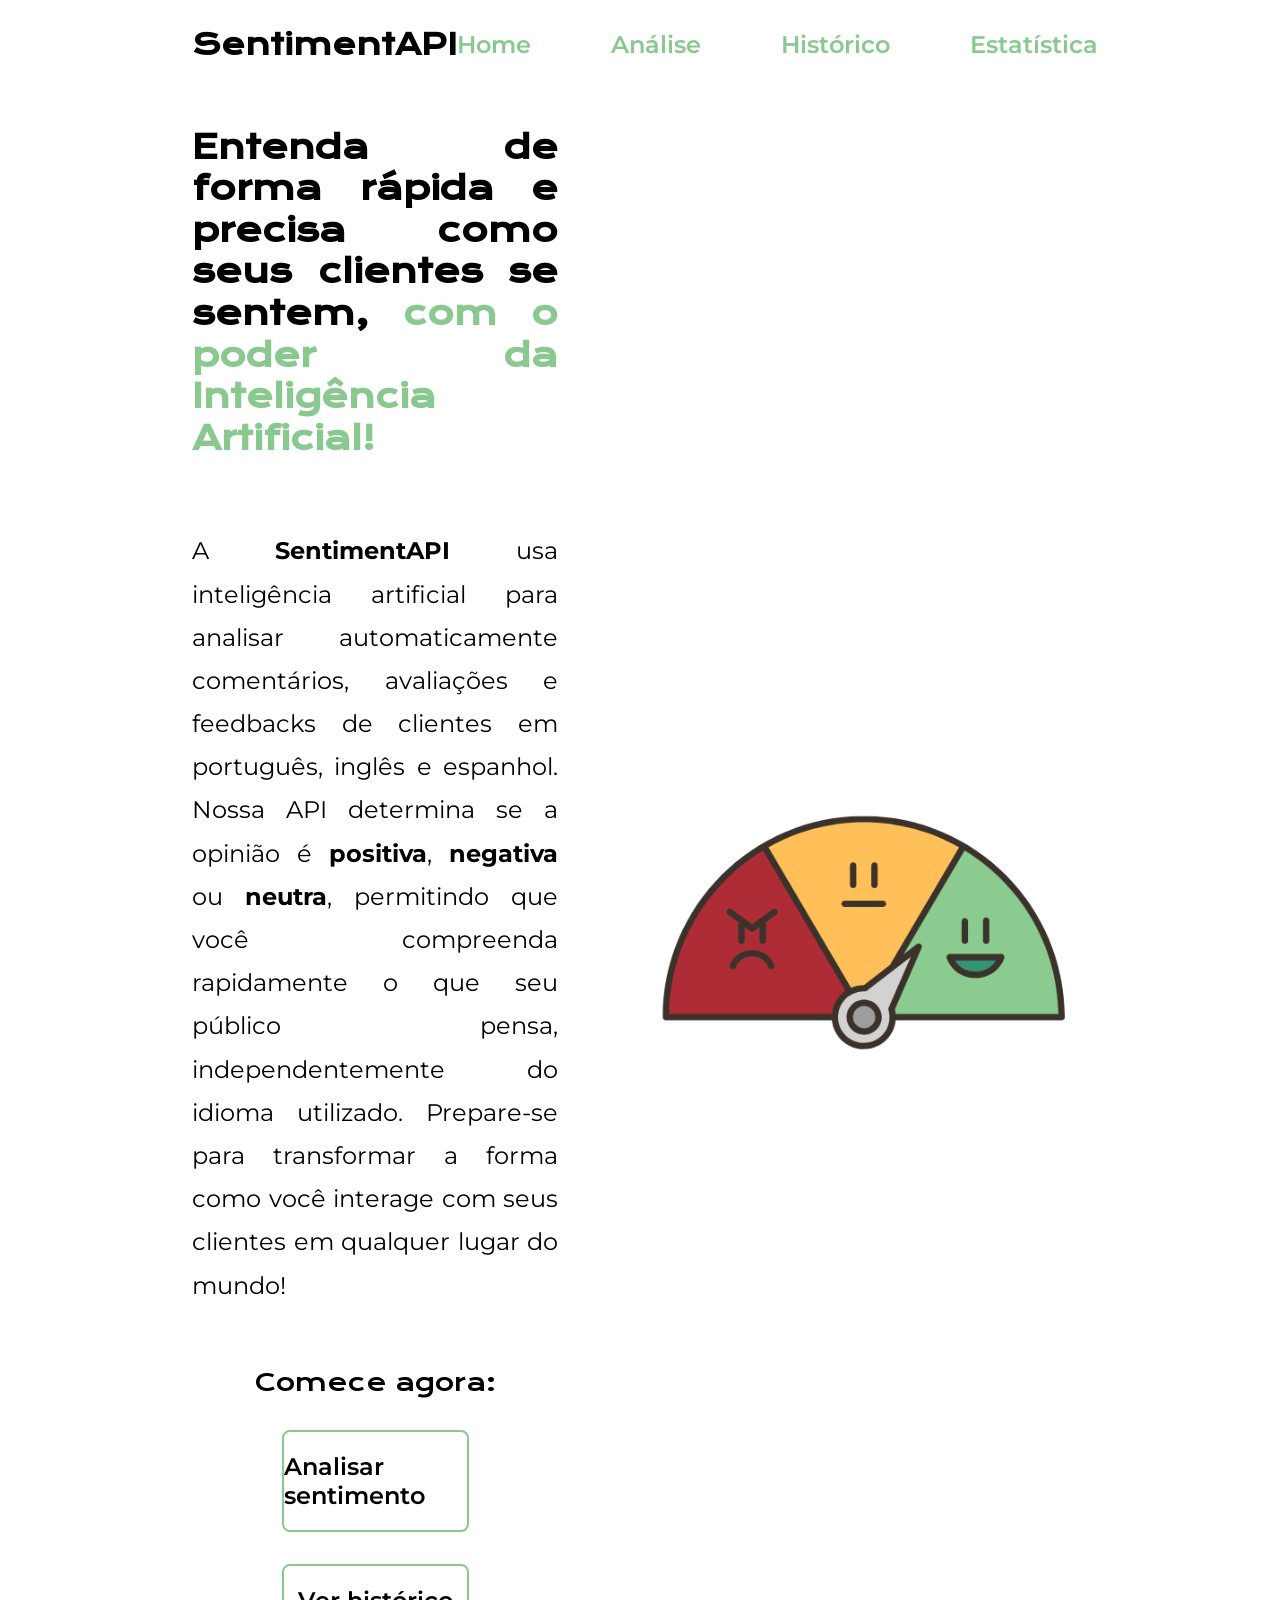
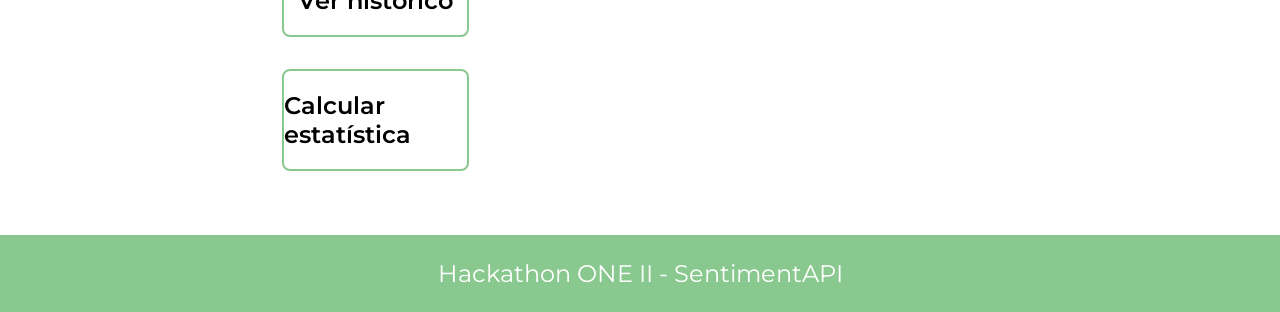
<file: front-end/index.html>
<!DOCTYPE html>
<html lang="pt-br">
<head>
    <meta charset="UTF-8"/>
    <meta name="viewport" content="width=device-width, initial-scale=1.0"/>
    <title>SentimentAPI</title>
    <link rel="icon" href="assets/favicon.png" type="image/x-icon"/>
    <link rel="stylesheet" href="styles/style.css"/>
</head>
<body>
<header class="header">
    <div class="header__content">
        <span class="header__logo"><strong>SentimentAPI</strong></span>
        <nav class="header__menu">
            <a class="header__menu__link" href="index.html">Home</a>
            <a class="header__menu__link" href="analyze.html">Análise</a>
            <a class="header__menu__link" href="history.html">Histórico</a>
            <a class="header__menu__link" href="stats.html">Estatística</a>
        </nav>
    </div>
</header>
<main class="presentation">
    <section class="presentation__content">
        <h1 class="presentation__content__title">
            Entenda de forma rápida e precisa como seus clientes se sentem,
            <strong class="title-highlight"
            >com o poder da Inteligência Artificial!</strong
            >
        </h1>
        <p class="presentation__content__text">
            A <strong>SentimentAPI</strong> usa inteligência artificial para
            analisar automaticamente comentários, avaliações e feedbacks de
            clientes em português, inglês e espanhol. Nossa API determina se a
            opinião é <strong>positiva</strong>, <strong>negativa</strong> ou
            <strong>neutra</strong>, permitindo que você compreenda rapidamente o
            que seu público pensa, independentemente do idioma utilizado.
            Prepare-se para transformar a forma como você interage com seus
            clientes em qualquer lugar do mundo!
        </p>
        <div class="presentation__link">
            <h2 class="presentation__link__subtitle">Comece agora:</h2>
            <a class="presentation__link__navigation" href="analyze.html">
                Analisar sentimento
            </a>
            <a class="presentation__link__navigation" href="history.html">
                Ver histórico
            </a>
            <a class="presentation__link__navigation" href="stats.html">
                Calcular estatística
            </a>
        </div>
    </section>
    <img
            class="presentation__image"
            src="assets/satisfaction.png"
            alt="Medidor de satisfação"
    />
</main>
<footer class="footer">
    <p>Hackathon ONE II - SentimentAPI</p>
</footer>
</body>
</html>
</file>
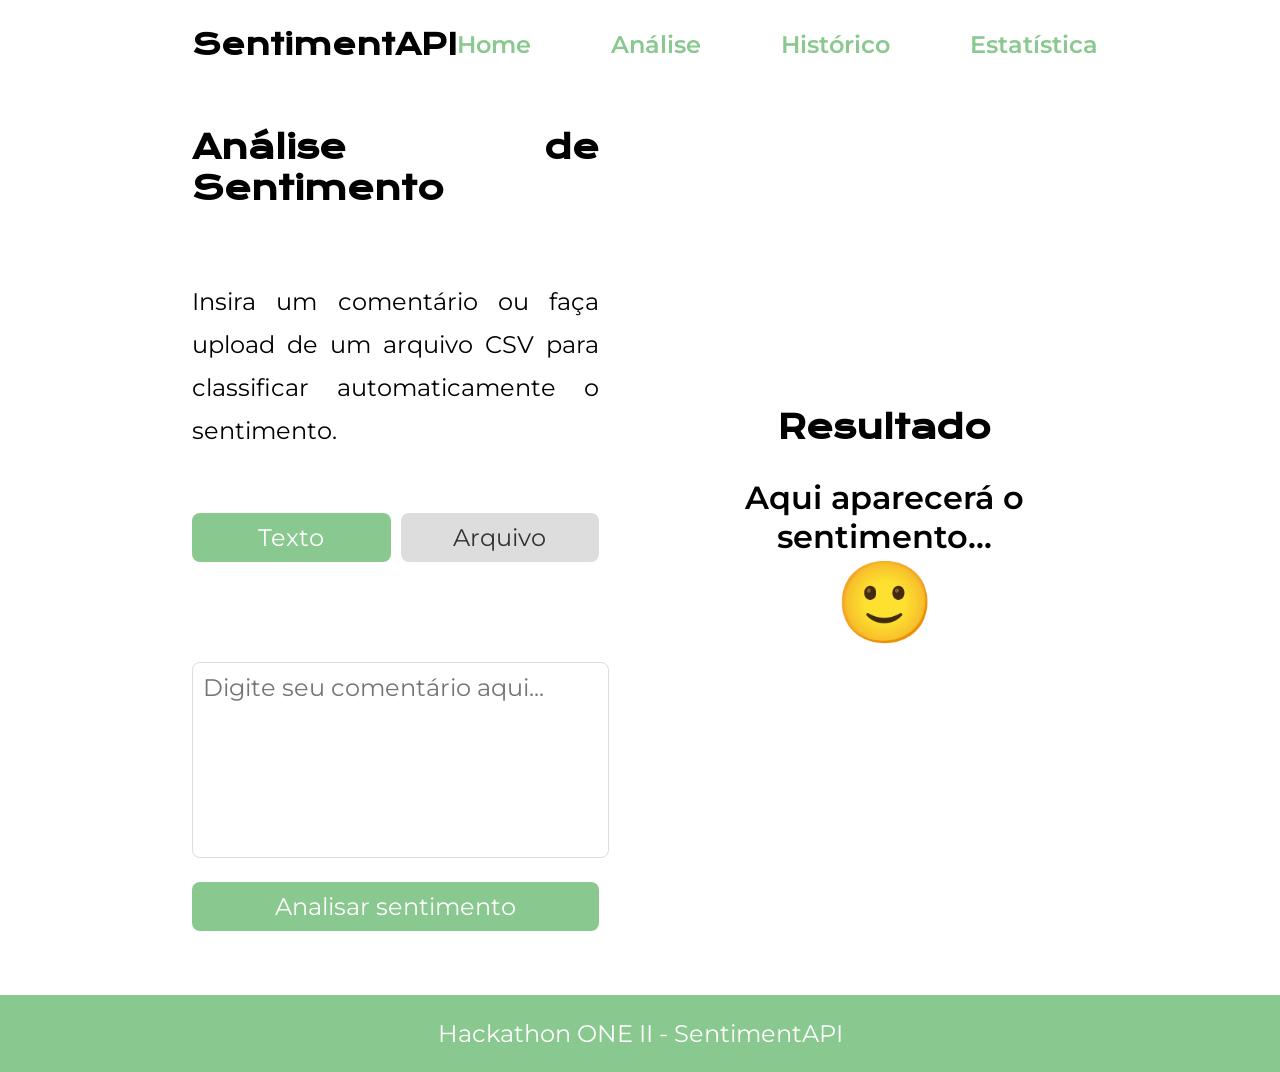
<file: front-end/analyze.html>
<!DOCTYPE html>
<html lang="pt-br">
<head>
    <meta charset="UTF-8"/>
    <meta name="viewport" content="width=device-width, initial-scale=1.0"/>
    <title>SentimentAPI - Análise</title>
    <link rel="icon" href="assets/favicon.png" type="image/x-icon"/>
    <link rel="stylesheet" href="styles/style.css"/>
</head>
<body>
<header class="header">
    <div class="header__content">
        <span class="header__logo"><strong>SentimentAPI</strong></span>
        <nav class="header__menu">
            <a class="header__menu__link" href="index.html">Home</a>
            <a class="header__menu__link" href="analyze.html">Análise</a>
            <a class="header__menu__link" href="history.html">Histórico</a>
            <a class="header__menu__link" href="stats.html">Estatística</a>
        </nav>
    </div>
</header>
<main class="presentation">
    <section class="presentation__content">
        <h1 class="presentation__content__title">Análise de Sentimento</h1>
        <p class="presentation__content__text">
            Insira um comentário ou faça upload de um arquivo CSV para classificar
            automaticamente o sentimento.
        </p>
        <!-- Toggle Modes -->
        <div
                class="analysis-mode-toggle"
                style="margin-bottom: 20px; display: flex; gap: 10px"
        >
            <button
                    id="btnModeText"
                    class="presentation__button"
                    style="
              margin-top: 0;
              flex: 1;
              background-color: var(--cor-terciaria);
            "
            >
                Texto
            </button>
            <button
                    id="btnModeFile"
                    class="presentation__button"
                    style="margin-top: 0; flex: 1; background-color: #ddd; color: #333"
            >
                Arquivo
            </button>
        </div>
        <!-- TEXT MODE -->
        <div id="sectionTextMode">
          <textarea
                  id="textInput"
                  class="presentation__textarea"
                  placeholder="Digite seu comentário aqui..."
                  rows="6"
          ></textarea>
            <button id="analyzeBtn" class="presentation__button">
                Analisar sentimento
            </button>
        </div>
        <!-- FILE MODE -->
        <div
                id="sectionFileMode"
                style="display: none; flex-direction: column; gap: 15px"
        >
            <div
                    style="
              padding: 20px;
              border: 2px dashed #ccc;
              border-radius: 8px;
              text-align: center;
            "
            >
                <input
                        type="file"
                        id="fileInput"
                        accept=".csv, .txt"
                        style="display: none"
                />
                <label
                        for="fileInput"
                        class="presentation__result__text"
                        style="cursor: pointer; font-size: 1.2rem"
                >
                    📂 Clique para escolher um arquivo <br/>
                    <span
                            style="
                  font-family: var(--fonte-secundaria);
                  font-size: 0.9rem;
                  color: #777;
                "
                    >(.csv ou .txt)</span
                    >
                </label>
                <div
                        id="fileNameDisplay"
                        style="
                font-family: var(--fonte-secundaria);
                margin-top: 10px;
                font-weight: bold;
                color: var(--cor-terciaria);
              "
                ></div>
            </div>
            <div style="display: flex; align-items: center; gap: 10px">
                <input
                        type="checkbox"
                        id="skipHeaderCheck"
                        checked
                        style="width: 20px; height: 20px"
                />
                <label
                        for="skipHeaderCheck"
                        style="font-family: var(--fonte-secundaria); font-size: 1.1rem"
                >Pular primeira linha? (Cabeçalho)</label
                >
            </div>
            <button id="analyzeBatchBtn" class="presentation__button">
                Processar Arquivo
            </button>
        </div>
    </section>
    <section class="presentation__result">
        <h2 class="presentation__result__title">Resultado</h2>
        <!-- Result Single -->
        <div id="resultSingle">
            <p id="sentimentText" class="presentation__result__text">
                Aqui aparecerá o sentimento...
            </p>
            <span id="sentimentEmoji" class="presentation__result__emoji">
            🙂
          </span>
            <!-- Top Features Section -->
            <div
                    id="topFeaturesContainer"
                    class="history__features"
                    style="display: none"
            >
                <h3
                        style="
                font-weight: 600;
                color: var(--cor-secundaria);
                font-family: var(--fonte-secundaria);
                font-size: 1.2rem;
                margin-bottom: 10px;
              "
                >
                    Palavras-chave:
                </h3>
                <div
                        id="topFeaturesList"
                        style="
                display: flex;
                gap: 8px;
                flex-wrap: wrap;
                justify-content: center;
              "
                ></div>
            </div>
        </div>
        <!-- Result Batch -->
        <div id="resultBatch" style="display: none; width: 100%">
            <p class="presentation__result__text" id="batchStatusText">
                Aguardando processamento...
            </p>
            <div
                    id="batchOutput"
                    style="
              max-height: 300px;
              overflow-y: auto;
              text-align: left;
              background: var(--cor-primaria);
              padding: 10px;
              border-radius: 8px;
              margin-top: 10px;
            "
            ></div>
        </div>
    </section>
</main>
<footer class="footer">
    <p>Hackathon ONE II - SentimentAPI</p>
</footer>
<script src="scripts/analyze.js"></script>
</body>
</html>
</file>
<file: front-end/styles/style.css>
@import url("https://fonts.googleapis.com/css2?family=Krona+One&family=Montserrat:ital@0;1&display=swap");
@import url("https://fonts.googleapis.com/css2?family=Montserrat:ital,wght@0,600;1,600&display=swap");

:root {
  --cor-primaria: #ffffff;
  --cor-secundaria: #000000;
  --cor-terciaria: #89c88e;
  --cor-hover: #ffbf5a;

  --fonte-primaria: "Krona One", sans-serif;
  --fonte-secundaria: "Montserrat", sans-serif;
}

* {
  margin: 0;
  padding: 0;
}

body {
  height: 100vh;
  box-sizing: border-box;
  background-color: var(--cor-primaria);
  color: var(--cor-secundaria);
  display: flex;
  flex-direction: column;
}

.header {
  padding: 2% 15% 0 15%;
}

.header__content {
  display: flex;
  align-items: center;
  justify-content: space-between;
}

.header__logo {
  font-family: var(--fonte-primaria);
  font-size: 1.8rem;
  color: var(--cor-secundaria);
}

.header__menu {
  display: flex;
  gap: 80px;
}

.header__menu__link {
  font-family: var(--fonte-secundaria);
  font-size: 1.5rem;
  font-weight: 600;
  color: var(--cor-terciaria);
  text-decoration: none;
}

.presentation {
  flex: 1;
  padding: 5% 15%;
  display: flex;
  align-items: center;
  justify-content: space-between;
  gap: 82px;
}

.presentation__content {
  width: 50%;
  display: flex;
  flex-direction: column;
  gap: 60px;
  text-align: justify;
}

.presentation__content__title {
  font-size: 2rem;
  font-family: var(--fonte-primaria);
  line-height: 1.3;
  text-align: justify;
  margin-bottom: 10px;
}

.title-highlight {
  color: var(--cor-terciaria);
  text-decoration: none;
}

.presentation__content__text {
  font-size: 1.5rem;
  font-family: var(--fonte-secundaria);
  text-align: justify;
  line-height: 1.8;
}

.presentation__content__image {
  justify-content: center;
  max-width: 300px;
  margin: 1rem auto 0 auto;
  display: block;
}

.presentation__content__image img {
  width: 100%;
}

.presentation__link {
  display: flex;
  flex-direction: column;
  justify-content: space-between;
  align-items: center;
  gap: 32px;
}

.presentation__link__subtitle {
  font-size: 1.5rem;
  font-family: var(--fonte-primaria);
  font-weight: 400;
  color: var(--cor-secundaria);
}

.presentation__link__navigation {
  display: flex;
  justify-content: center;
  gap: 16px;
  border: 2px solid var(--cor-terciaria);
  width: 50%;
  border-radius: 8px;
  font-size: 1.5rem;
  font-weight: 600;
  padding: 20px 0;
  text-decoration: none;
  color: var(--cor-secundaria);
  font-family: var(--fonte-secundaria);
  transition: background-color 0.3s ease;
}

.presentation__link__navigation:hover {
  background-color: var(--cor-hover);
}

.presentation__image {
  width: 50%;
}

.presentation__textarea {
  width: 97%;
  font-size: 1.5rem;
  padding: 10px;
  margin-top: 20px;
  border-radius: 8px;
  border: 1px solid #ddd;
  resize: none;
  font-family: var(--fonte-secundaria);
}

.presentation__button {
  width: 100%;
  text-align: center;
  font-size: 1.5rem;
  padding: 10px;
  margin-top: 20px;
  border-radius: 8px;
  border: none;
  background-color: var(--cor-terciaria);
  color: var(--cor-primaria);
  cursor: pointer;
  font-family: var(--fonte-secundaria);
}

.presentation__result {
  width: 50%;
  display: flex;
  flex-direction: column;
  align-items: center;
  text-align: center;
  gap: 20px;
}

.presentation__result__title {
  font-size: 2rem;
  font-family: var(--fonte-primaria);
  line-height: 1.3;
  text-align: justify;
  margin-bottom: 10px;
}

.presentation__result__text {
  font-size: 2rem;
  font-family: var(--fonte-secundaria);
  font-weight: 600;
}

.presentation__result__emoji {
  font-size: 5rem;
  margin-top: 20px;
}

.presentation__input {
  width: 96%;
  padding: 12px;
  font-size: 1.2rem;
  border-radius: 8px;
  border: 1px solid #ccc;
  margin-bottom: 16px;
}

.presentation__stats {
  width: 45%;
  display: flex;
  flex-direction: column;
  gap: 20px;
}

.presentation__stats__title {
  font-size: 2rem;
  font-family: var(--fonte-primaria);
  line-height: 1.3;
  text-align: center;
  margin-bottom: 10px;
}

.presentation__label {
  font-family: var(--fonte-secundaria);
  font-size: 1.2rem;
  font-weight: 600;
  margin-bottom: 8px;
  display: block;
  color: var(--cor-secundaria);
  text-align: center;
}

.history__wrapper {
  width: 50%;
  display: flex;
  flex-direction: column;
}

.history {
  display: flex;
  flex-direction: column;
  gap: 20px;
}

.history__item {
  display: flex;
  gap: 20px;
  padding: 20px;
  border-radius: 12px;
  border: 1px solid #e0e0e0;
  background-color: #fafafa;
}

.history__emoji {
  font-size: 2.5rem;
}

.history__info {
  display: flex;
  flex-direction: column;
  gap: 6px;
}

.history__comment {
  font-size: 1.1rem;
  font-family: var(--fonte-secundaria);
  color: var(--cor-secundaria);
}

.history__sentiment {
  font-size: 1.3rem;
  font-weight: 600;
  color: var(--cor-terciaria);
  font-family: var(--fonte-secundaria);
}

.history__probability {
  font-size: 1.1rem;
  color: var(--cor-secundaria);
  font-family: var(--fonte-secundaria);
}

.history__empty {
  text-align: center;
  padding: 40px;
}

.history__empty-text {
  font-size: 28px;
  font-weight: 600;
  margin-bottom: 4px;
  color: var(--cor-secundaria);
  font-family: var(--fonte-secundaria);
}

.history__empty-subtext {
  font-size: 24px;
  color: var(--cor-secundaria);
  font-family: var(--fonte-secundaria);
}

.history__total {
  font-family: var(--fonte-secundaria);
  margin-top: 20px;
  text-align: center;
  font-size: 1.2rem;
  font-weight: 500;
  color: var(--cor-secundaria);
  opacity: 0.9;
}

.history__features {
  margin-top: 10px;
  display: flex;
  flex-wrap: wrap;
  gap: 6px;
}

.history__features-label {
  font-size: 0.85rem;
  font-weight: 600;
  color: var(--cor-secundaria);
  font-family: var(--fonte-secundaria);
  margin-right: 6px;
}

.history__feature {
  background: rgba(0, 0, 0, 0.05);
  padding: 4px 10px;
  border-radius: 12px;
  font-size: 0.85rem;
  font-family: var(--fonte-secundaria);
  color: var(--cor-secundaria);
}

.pagination {
  margin-top: 40px;
  width: 100%;
  display: flex;
  justify-content: center;
  align-items: center;
  gap: 20px;
}

.pagination__button {
  padding: 10px 20px;
  border-radius: 8px;
  border: none;
  background-color: var(--cor-terciaria);
  color: #fff;
  font-size: 1rem;
  font-family: var(--fonte-secundaria);
  cursor: pointer;
}

.pagination__info {
  font-family: var(--fonte-secundaria);
  font-size: 1.1rem;
}

.sentiment--positive {
  color: #6fbf73;
}

.sentiment--negative {
  color: #e57373;
}

.sentiment--neutral {
  color: #ffb74d;
}

.stats__card {
  display: flex;
  align-items: center;
  justify-content: space-between;
  padding: 20px;
  border-radius: 12px;
  font-size: 1.3rem;
  font-family: var(--fonte-secundaria);
  background-color: #f5f5f5;
}

.stats__message {
  margin-top: 1rem;
  font-size: 1.2rem;
  color: var(--fonte-secundaria);
  font-family: var(--fonte-secundaria);
  text-align: center;
}

.stats__emoji {
  font-size: 2rem;
}

.stats--positive {
  border-left: 6px solid #4caf50;
}

.stats--neutral {
  border-left: 6px solid #ffb300;
}

.stats--negative {
  border-left: 6px solid #f44336;
}

.stats__total {
  font-family: var(--fonte-secundaria);
  margin-top: 10px;
  text-align: center;
  font-size: 1.2rem;
  font-weight: 500;
  color: var(--cor-secundaria);
  opacity: 0.9;
}

.stats__used-info {
  font-family: var(--fonte-secundaria);
  margin-top: 10px;
  text-align: center;
  font-size: 1.2rem;
  font-weight: 500;
  color: var(--cor-secundaria);
  opacity: 0.9;
}

.footer {
  padding: 24px;
  color: var(--cor-primaria);
  background-color: var(--cor-terciaria);
  text-align: center;
  font-family: var(--fonte-secundaria);
  font-size: 1.5rem;
  font-weight: 400;
}

@media (max-width: 1200px) {
  .header {
    padding: 10%;
  }

  .header__content {
    justify-content: center;
  }

  .presentation {
    flex-direction: column;
    gap: 40px;
    padding: 5%;
  }

  .presentation__content {
    width: auto;
  }
}
</file>
